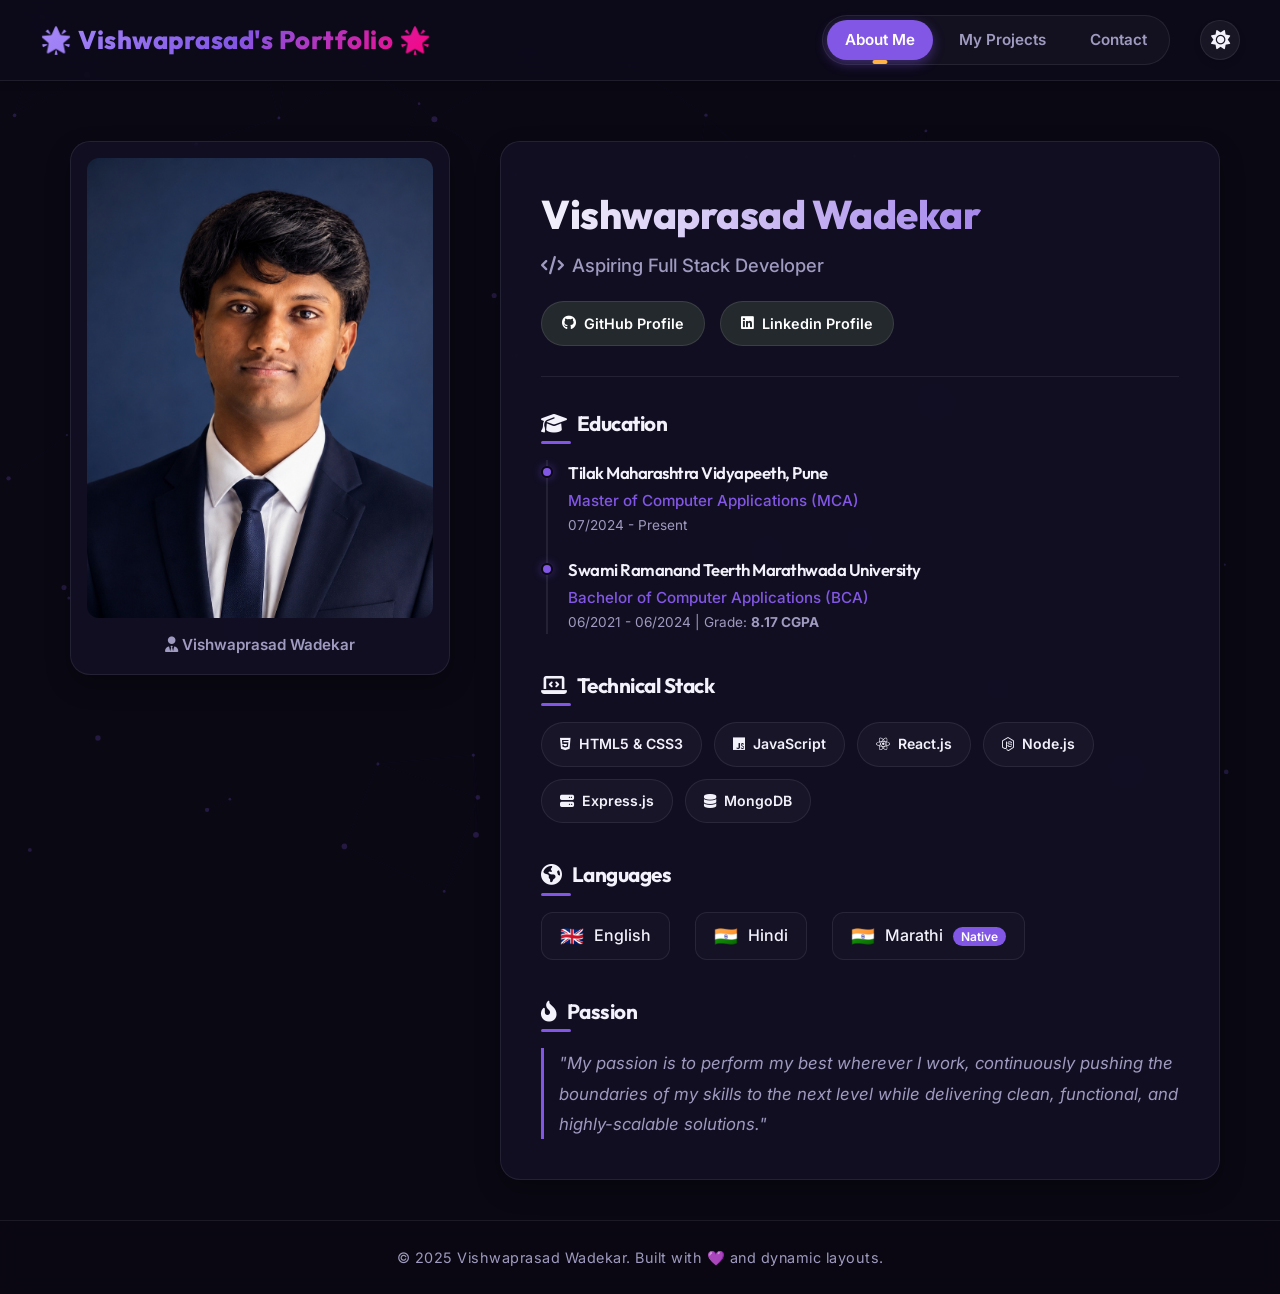
<file: index.html>
<!DOCTYPE html>
<html lang="en">
<head>
  <meta charset="UTF-8" />
  <meta name="viewport" content="width=device-width, initial-scale=1" />
  <title>Vishwa's Portfolio - About Me</title>
  <link rel="stylesheet" href="vishwa-style.css" />
</head>
<body>

  <!-- Direct Load Redirect Script -->
  <script>
    if (window.self === window.top) {
      window.location.href = 'base.html#/about';
    }
  </script>

  <!-- About Me Page Content -->
  <main class="vishwa-main">
    <div class="about-grid">
      
      <!-- Left Column: Profile Image -->
      <section class="profile-gallery-sec">
        <div class="about-gallery">
          <figure class="profile-frame">
            <div class="image-wrapper">

              <!-- Normal Image -->
              <img
                src="img/vishwa_portfolio.png"
                alt="Vishwaprasad Wadekar"
                class="profile-img default-img"
              />

              <!-- Anime Image -->
              <img
                src="img/vishwas_portfolio_anime.png"
                alt="Anime Version"
                class="profile-img anime-img"
              />

              <!-- Hover Text -->
              <div class="hover-text">
                Until I Die I Have Infinite Chances
              </div>

            </div>

            <figcaption>
              <i class="fa-solid fa-user-tie"></i>
              Vishwaprasad Wadekar
            </figcaption>
          </figure>
        </div>
      </section>

      <!-- Right Column: About Details Card -->
      <section class="about-details-sec">
        <div class="glass-card about-card-content">
          
          <!-- Name Header -->
          <div class="about-header">
            <h2 class="developer-name">Vishwaprasad Wadekar</h2>
            <p class="developer-subtitle"><i class="fa-solid fa-code"></i> Aspiring Full Stack Developer</p>
            
            <div class="social-links">
              <a href="https://github.com/Vishwaprasad7" target="_blank" class="social-btn github-btn">
                <i class="fa-brands fa-github"></i> GitHub Profile
              </a>
               <a href="https://linkedin.com/in/vishwaprasad-wadekar" target="_blank" class="social-btn github-btn">
                <i class="fa-brands fa-linkedin"></i> Linkedin Profile
              </a>
            </div>
          </div>

          <hr class="separator">

          <!-- Education Section -->
          <div class="about-sub-section">
            <h3 class="sec-title"><i class="fa-solid fa-graduation-cap"></i> Education</h3>
            <div class="education-block">
              <div class="edu-item">
                <div class="edu-dot"></div>
                <div class="edu-info">
                  <h4>Tilak Maharashtra Vidyapeeth, Pune</h4>
                  <p class="edu-degree">Master of Computer Applications (MCA)</p>
                  <p class="edu-date">07/2024 - Present</p>
                </div>
              </div>
              <div class="edu-item">
                <div class="edu-dot"></div>
                <div class="edu-info">
                  <h4>Swami Ramanand Teerth Marathwada University</h4>
                  <p class="edu-degree">Bachelor of Computer Applications (BCA)</p>
                  <p class="edu-date">06/2021 - 06/2024 | Grade: <strong>8.17 CGPA</strong></p>
                </div>
              </div>
            </div>
          </div>

          <!-- Technical Skills Section -->
          <div class="about-sub-section">
            <h3 class="sec-title"><i class="fa-solid fa-laptop-code"></i> Technical Stack</h3>
            <div class="skills-grid">
              <span class="skill-tag html-css"><i class="fa-brands fa-html5"></i> HTML5 & CSS3</span>
              <span class="skill-tag js-tag"><i class="fa-brands fa-js"></i> JavaScript</span>
              <span class="skill-tag react-tag"><i class="fa-brands fa-react"></i> React.js</span>
              <span class="skill-tag node-tag"><i class="fa-brands fa-node-js"></i> Node.js</span>
              <span class="skill-tag express-tag"><i class="fa-solid fa-server"></i> Express.js</span>
              <span class="skill-tag mongo-tag"><i class="fa-solid fa-database"></i> MongoDB</span>
            </div>
          </div>

          <!-- Languages Section -->
          <div class="about-sub-section">
            <h3 class="sec-title"><i class="fa-solid fa-earth-americas"></i> Languages</h3>
            <div class="languages-list">
              <div class="lang-item">
                <span class="lang-flag">🇬🇧</span>
                <span class="lang-name">English</span>
              </div>
              <div class="lang-item">
                <span class="lang-flag">🇮🇳</span>
                <span class="lang-name">Hindi</span>
              </div>
              <div class="lang-item">
                <span class="lang-flag">🇮🇳</span>
                <span class="lang-name">Marathi <span class="native-badge">Native</span></span>
              </div>
            </div>
          </div>

          <!-- Passion Section -->
          <div class="about-sub-section">
            <h3 class="sec-title"><i class="fa-solid fa-fire-flame-curved"></i> Passion</h3>
            <p class="passion-text">
              "My passion is to perform my best wherever I work, continuously pushing the boundaries of my skills to the next level while delivering clean, functional, and highly-scalable solutions."
            </p>
          </div>

        </div>
      </section>

    </div>
  </main>

  <style>
    /* Page Specific CSS for index.html */
    .about-grid {
      display: grid;
      grid-template-columns: 1fr 1.8fr;
      gap: 40px;
      align-items: start;
      margin-top: 20px;
    }

    /* Left Column Styling */
    .about-gallery {
      display: flex;
      justify-content: center;
    }

    .profile-frame {
      background: var(--bg-card);
      backdrop-filter: blur(12px);
      -webkit-backdrop-filter: blur(12px);
      border: 1px solid var(--border-color);
      padding: 16px;
      border-radius: 20px;
      box-shadow: var(--shadow-md);
      transition: all var(--transition-speed) ease;
      overflow: hidden;
      animation: float 6s ease-in-out infinite;
      width: 100%;
      max-width: 380px;
    }

    .profile-frame:hover {
      transform: translateY(-8px) scale(1.02);
      border-color: var(--border-hover);
      box-shadow: var(--shadow-lg), var(--shadow-glow);
    }

    .image-wrapper {
      width: 100%;
      border-radius: 12px;
      overflow: hidden;
      height: 460px;
    }

    .profile-img {
      width: 100%;
      height: 100%;
      object-fit: cover;
      transition: transform 0.8s cubic-bezier(0.165, 0.84, 0.44, 1);
    }

    .profile-frame:hover .profile-img {
      transform: scale(1.05);
    }

    .profile-frame figcaption {
      text-align: center;
      margin-top: 15px;
      font-size: 0.95rem;
      font-weight: 600;
      color: var(--text-secondary);
    }

    /* Right Column Styling */
    .about-card-content {
      padding: 40px;
    }

    .developer-name {
      font-size: 2.5em;
      font-weight: 800;
      margin-bottom: 5px;
      background: linear-gradient(90deg, var(--text-primary), var(--accent-primary));
      -webkit-background-clip: text;
      -webkit-text-fill-color: transparent;
      background-clip: text;
    }

    .developer-subtitle {
      font-size: 1.15em;
      color: var(--text-secondary);
      font-weight: 500;
      margin-bottom: 20px;
      display: flex;
      align-items: center;
      gap: 8px;
    }

    .social-links {
      display: flex;
      gap: 15px;
      margin-top: 15px;
    }

    .social-btn {
      display: inline-flex;
      align-items: center;
      gap: 8px;
      padding: 10px 20px;
      border-radius: 30px;
      font-weight: 600;
      font-size: 0.9rem;
      text-decoration: none;
      transition: all 0.3s ease;
      cursor: pointer;
    }

    .github-btn {
      background: #24292e;
      color: #fff;
      border: 1px solid rgba(255,255,255,0.1);
    }

    .github-btn:hover {
      background: #333;
      transform: translateY(-2px);
      box-shadow: 0 5px 15px rgba(0,0,0,0.3);
    }

    .separator {
      border: none;
      height: 1px;
      background: var(--border-color);
      margin: 30px 0;
    }

    .about-sub-section {
      margin-bottom: 35px;
    }

    .about-sub-section:last-child {
      margin-bottom: 0;
    }

    .sec-title {
      font-size: 1.3em;
      color: var(--text-primary);
      margin-bottom: 20px;
      display: flex;
      align-items: center;
      gap: 10px;
      position: relative;
    }

    .sec-title::after {
      content: '';
      position: absolute;
      bottom: -4px;
      left: 0;
      width: 30px;
      height: 3px;
      background: var(--accent-primary);
      border-radius: 2px;
    }

    /* Education styling */
    .education-block {
      display: flex;
      flex-direction: column;
      gap: 20px;
      border-left: 2px solid var(--border-color);
      padding-left: 20px;
      margin-left: 5px;
    }

    .edu-item {
      position: relative;
    }

    .edu-dot {
      position: absolute;
      left: -27px;
      top: 6px;
      width: 12px;
      height: 12px;
      border-radius: 50%;
      background: var(--accent-primary);
      border: 2px solid var(--bg-primary);
      box-shadow: 0 0 8px var(--accent-glow);
    }

    .edu-info h4 {
      font-size: 1.05rem;
      font-weight: 600;
      color: var(--text-primary);
    }

    .edu-degree {
      font-size: 0.95rem;
      color: var(--accent-primary);
      font-weight: 500;
      margin: 2px 0;
    }

    .edu-date {
      font-size: 0.85rem;
      color: var(--text-secondary);
    }

    /* Skills styling */
    .skills-grid {
      display: flex;
      flex-wrap: wrap;
      gap: 12px;
    }

    .skill-tag {
      display: flex;
      align-items: center;
      gap: 8px;
      background: rgba(255, 255, 255, 0.03);
      border: 1px solid var(--border-color);
      color: var(--text-primary);
      padding: 10px 18px;
      border-radius: 30px;
      font-weight: 600;
      font-size: 0.88rem;
      transition: all 0.3s ease;
    }

    .skill-tag:hover {
      transform: translateY(-3px) scale(1.03);
      background: var(--accent-primary);
      border-color: var(--accent-primary);
      color: #fff;
      box-shadow: 0 4px 12px var(--accent-glow);
    }

    /* Languages styling */
    .languages-list {
      display: flex;
      gap: 25px;
      flex-wrap: wrap;
    }

    .lang-item {
      display: flex;
      align-items: center;
      gap: 10px;
      background: rgba(255,255,255,0.02);
      border: 1px solid var(--border-color);
      padding: 8px 18px;
      border-radius: 12px;
      font-weight: 500;
    }

    .lang-flag {
      font-size: 1.2rem;
    }

    .native-badge {
      font-size: 0.75rem;
      background: var(--accent-primary);
      color: #fff;
      padding: 2px 8px;
      border-radius: 10px;
      margin-left: 6px;
      font-weight: 600;
    }

    /* Passion text */
    .passion-text {
      font-style: italic;
      color: var(--text-secondary);
      font-size: 1.05rem;
      line-height: 1.8;
      border-left: 3px solid var(--accent-primary);
      padding-left: 15px;
    }

    /* Responsiveness */
    @media (max-width: 850px) {
      .about-grid {
        grid-template-columns: 1fr;
        gap: 30px;
      }
      
      .about-gallery {
        justify-content: center;
      }

      .profile-frame {
        max-width: 360px;
      }

      .image-wrapper {
        height: 420px;
      }
    }

    @media (max-width: 600px) {
      .profile-frame {
        max-width: 300px;
      }

      .image-wrapper {
        height: 350px;
      }

      .about-card-content {
        padding: 20px;
      }

      .developer-name {
        font-size: 1.8em;
      }
    }
  </style>

</body>
</html>
</file>
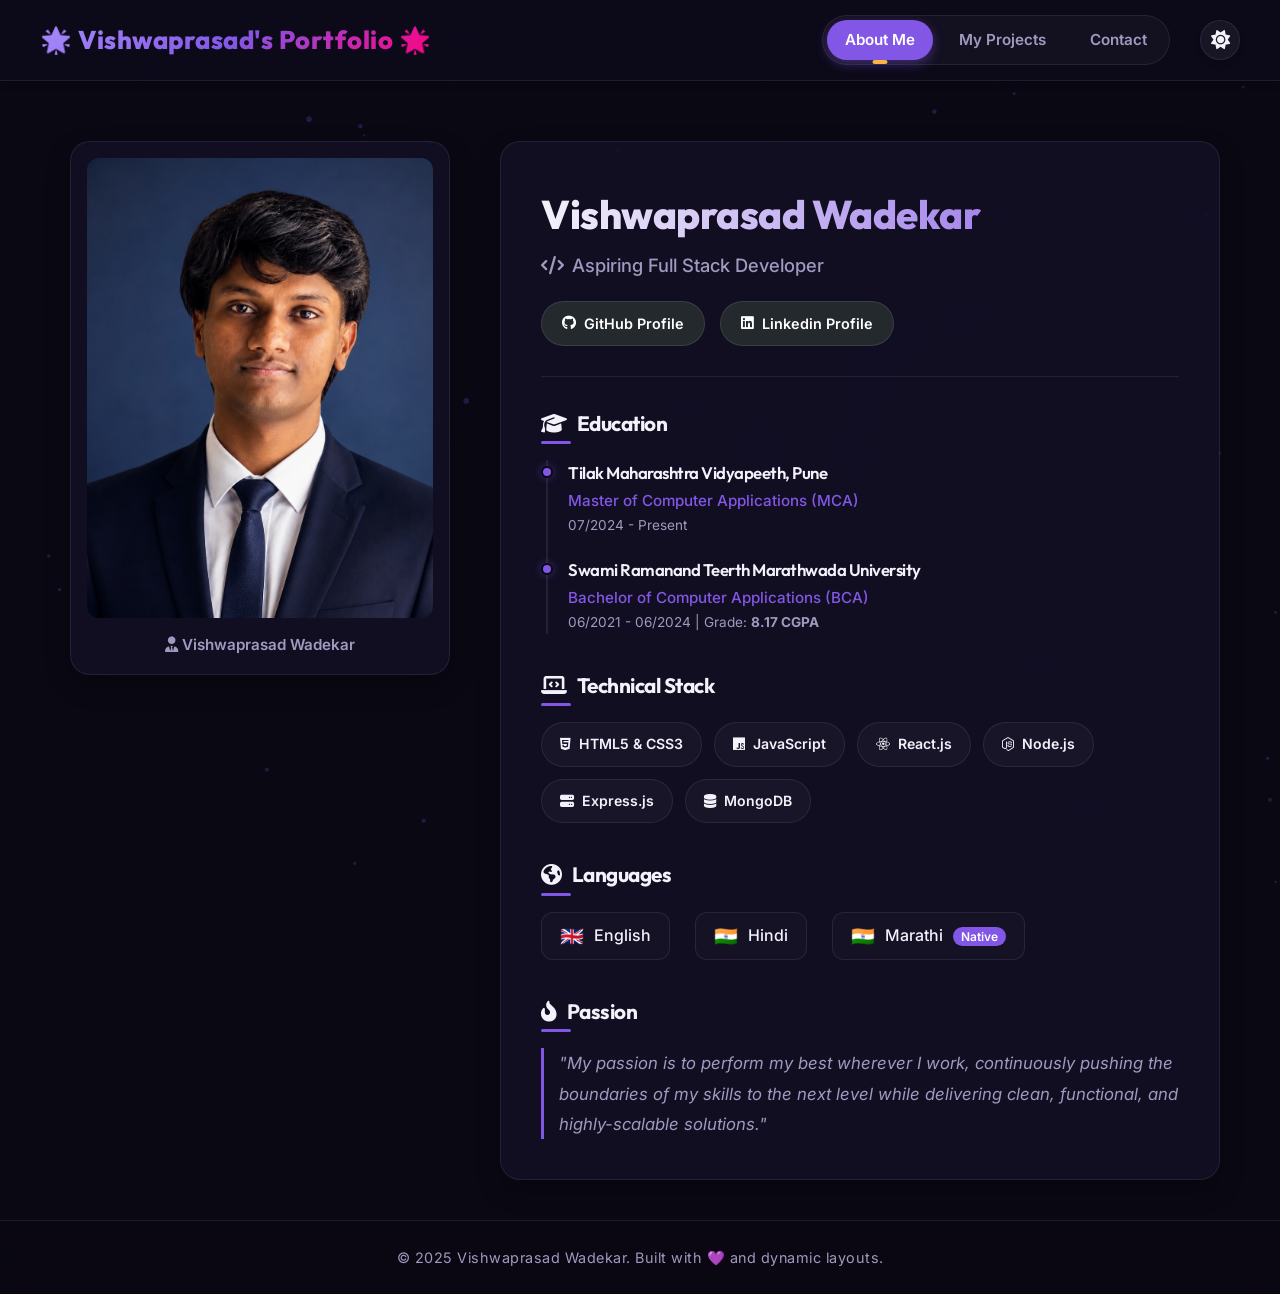
<file: base.html>
<!DOCTYPE html>
<html lang="en">
<head>
  <meta charset="UTF-8" />
  <meta name="viewport" content="width=device-width, initial-scale=1.0" />
  <title>Vishwaprasad's Portfolio</title>
  
  <!-- FontAwesome Icons -->
  <link rel="stylesheet" href="https://cdnjs.cloudflare.com/ajax/libs/font-awesome/6.4.0/css/all.min.css" />
  
  <!-- Global Stylesheet -->
  <link rel="stylesheet" href="vishwa-style.css" />
</head>
<body>

  <!-- Dynamic Particle Background -->
  <canvas id="particles-canvas"></canvas>

  <!-- Global Header -->
  <header class="vishwa-header">
    <div class="header-brand">
      <h1 class="vishwa-title">🌟 Vishwaprasad's Portfolio 🌟</h1>
    </div>

    <!-- Navigation Menu -->
    <nav class="vishwa-nav">
      <ul>
        <li><a href="#/about" class="vishwa-active">About Me</a></li>
        <li><a href="#/projects">My Projects</a></li>
        <li><a href="#/contact">Contact</a></li>
      </ul>
      
      <!-- Theme Switch Toggle -->
      <button id="theme-toggle" class="theme-toggle-btn" aria-label="Toggle light/dark theme">
        <i class="fas fa-sun"></i>
      </button>
    </nav>
  </header>

  <!-- Dynamic Page Content Area -->
  <main class="vishwa-main">
    <div id="content-area">
      <!-- Dynamic pages will be loaded here -->
    </div>
  </main>

  <!-- Global Footer -->
  <footer class="vishwa-footer">
    <p>© 2025 Vishwaprasad Wadekar. Built with <span>💜</span> and dynamic layouts.</p>
  </footer>

  <!-- Background Particle Animation Script -->
  <script>
    (function() {
      const canvas = document.getElementById('particles-canvas');
      if (!canvas) return;
      
      const ctx = canvas.getContext('2d');
      let particles = [];
      let width = canvas.width = window.innerWidth;
      let height = canvas.height = window.innerHeight;

      // Handle Resize
      window.addEventListener('resize', () => {
        width = canvas.width = window.innerWidth;
        height = canvas.height = window.innerHeight;
      });

      class Particle {
        constructor() {
          this.x = Math.random() * width;
          this.y = Math.random() * height;
          this.vx = (Math.random() - 0.5) * 0.5;
          this.vy = (Math.random() - 0.5) * 0.5;
          this.radius = Math.random() * 2 + 1;
        }

        update() {
          this.x += this.vx;
          this.y += this.vy;

          if (this.x < 0 || this.x > width) this.vx *= -1;
          if (this.y < 0 || this.y > height) this.vy *= -1;
        }

        draw() {
          const isLight = document.documentElement.classList.contains('light-theme');
          ctx.fillStyle = isLight ? 'rgba(108, 60, 224, 0.15)' : 'rgba(130, 87, 229, 0.22)';
          ctx.beginPath();
          ctx.arc(this.x, this.y, this.radius, 0, Math.PI * 2);
          ctx.fill();
        }
      }

      // Initialize Particles
      const particleCount = Math.min(80, Math.floor((width * height) / 15000));
      for (let i = 0; i < particleCount; i++) {
        particles.push(new Particle());
      }

      function animate() {
        ctx.clearRect(0, 0, width, height);
        
        const isLight = document.documentElement.classList.contains('light-theme');
        const lineColor = isLight ? 'rgba(108, 60, 224, 0.04)' : 'rgba(130, 87, 229, 0.06)';
        
        particles.forEach(p => {
          p.update();
          p.draw();
        });

        // Draw connections
        for (let i = 0; i < particles.length; i++) {
          for (let j = i + 1; j < particles.length; j++) {
            const dx = particles[i].x - particles[j].x;
            const dy = particles[i].y - particles[j].y;
            const dist = Math.sqrt(dx * dx + dy * dy);
            
            if (dist < 110) {
              ctx.strokeStyle = lineColor;
              ctx.lineWidth = 0.5;
              ctx.beginPath();
              ctx.moveTo(particles[i].x, particles[i].y);
              ctx.lineTo(particles[j].x, particles[j].y);
              ctx.stroke();
            }
          }
        }
        
        requestAnimationFrame(animate);
      }

      animate();
    })();
  </script>

  <!-- Router Initialization -->
  <script src="router.js"></script>

</body>
</html>
</file>
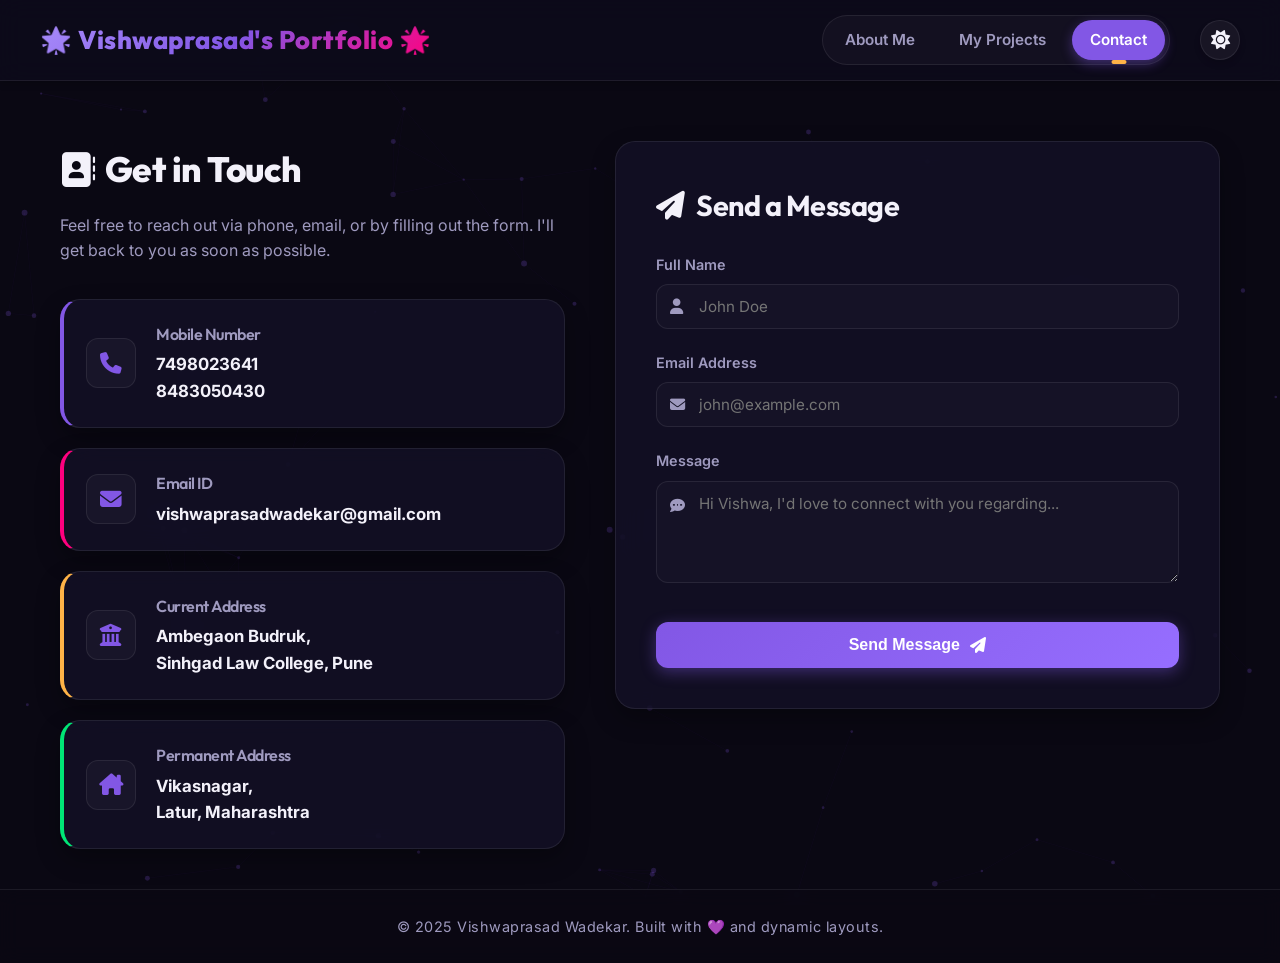
<file: contact.html>
<!DOCTYPE html>
<html lang="en">
<head>
  <meta charset="UTF-8" />
  <meta name="viewport" content="width=device-width, initial-scale=1" />
  <title>Vishwa's Portfolio - Contact Me</title>
  <link rel="stylesheet" href="vishwa-style.css" />
</head>
<body>

  <!-- Direct Load Redirect Script -->
  <script>
    if (window.self === window.top) {
      window.location.href = 'base.html#/contact';
    }
  </script>

  <!-- Contact Page Content -->
  <main class="vishwa-main">
    <div class="contact-grid">
      
      <!-- Left Column: Contact Cards -->
      <section class="contact-info-sec">
        <h2 class="contact-title"><i class="fa-solid fa-address-book"></i> Get in Touch</h2>
        <p class="contact-subtitle">Feel free to reach out via phone, email, or by filling out the form. I'll get back to you as soon as possible.</p>
        
        <div class="contact-cards-container">
          
          <div class="glass-card contact-card border-phone">
            <div class="contact-card-icon"><i class="fa-solid fa-phone"></i></div>
            <div class="contact-card-details">
              <h3>Mobile Number</h3>
              <p>7498023641</p>
              <p>8483050430</p>
            </div>
          </div>

          <div class="glass-card contact-card border-email">
            <div class="contact-card-icon"><i class="fa-solid fa-envelope"></i></div>
            <div class="contact-card-details">
              <h3>Email ID</h3>
              <p class="email-text">vishwaprasadwadekar@gmail.com</p>
            </div>
          </div>

          <div class="glass-card contact-card border-address">
            <div class="contact-card-icon"><i class="fa-solid fa-building-columns"></i></div>
            <div class="contact-card-details">
              <h3>Current Address</h3>
              <p>Ambegaon Budruk,</p>
              <p>Sinhgad Law College, Pune</p>
            </div>
          </div>

          <div class="glass-card contact-card border-home">
            <div class="contact-card-icon"><i class="fa-solid fa-house-chimney"></i></div>
            <div class="contact-card-details">
              <h3>Permanent Address</h3>
              <p>Vikasnagar,</p>
              <p>Latur, Maharashtra</p>
            </div>
          </div>

        </div>
      </section>

      <!-- Right Column: Contact Form -->
      <section class="contact-form-sec">
        <div class="glass-card contact-form-card">
          <h2><i class="fa-solid fa-paper-plane"></i> Send a Message</h2>
          
          <form id="vishwaForm" class="vishwa-form">
            <div class="form-group">
              <label for="vishwaName">Full Name</label>
              <div class="input-wrapper">
                <i class="fa-solid fa-user input-icon"></i>
                <input type="text" id="vishwaName" name="vishwaName" required minlength="3" placeholder="John Doe">
              </div>
            </div>

            <div class="form-group">
              <label for="vishwaEmail">Email Address</label>
              <div class="input-wrapper">
                <i class="fa-solid fa-envelope input-icon"></i>
                <input type="email" id="vishwaEmail" name="vishwaEmail" required placeholder="john@example.com">
              </div>
            </div>

            <div class="form-group">
              <label for="vishwaMessage">Message</label>
              <div class="input-wrapper">
                <i class="fa-solid fa-comment-dots textarea-icon"></i>
                <textarea id="vishwaMessage" name="vishwaMessage" rows="4" required minlength="10" placeholder="Hi Vishwa, I'd love to connect with you regarding..."></textarea>
              </div>
            </div>

            <button type="submit" class="vishwa-btn submit-btn">
              <span>Send Message</span> <i class="fa-solid fa-paper-plane"></i>
            </button>
          </form>
        </div>
      </section>

    </div>
  </main>

  <!-- Page specific Styles -->
  <style>
    /* Page Specific CSS for contact.html */
    .contact-grid {
      display: grid;
      grid-template-columns: 1fr 1.2fr;
      gap: 50px;
      align-items: start;
      margin-top: 20px;
    }

    .contact-title {
      font-size: 2.2em;
      font-weight: 800;
      color: var(--text-primary);
      margin-bottom: 15px;
      display: flex;
      align-items: center;
      gap: 10px;
    }

    .contact-subtitle {
      color: var(--text-secondary);
      font-size: 1rem;
      line-height: 1.6;
      margin-bottom: 35px;
    }

    /* Contact Info Cards */
    .contact-cards-container {
      display: flex;
      flex-direction: column;
      gap: 20px;
    }

    .contact-card {
      display: flex;
      align-items: center;
      gap: 20px;
      padding: 22px;
      border-left: 4px solid var(--border-color);
    }

    .contact-card:hover {
      transform: translateX(5px);
    }

    .border-phone { border-left-color: var(--accent-primary); }
    .border-email { border-left-color: var(--accent-secondary); }
    .border-address { border-left-color: #ffb347; }
    .border-home { border-left-color: #00e676; }

    .contact-card-icon {
      width: 50px;
      height: 50px;
      border-radius: 12px;
      background: rgba(255, 255, 255, 0.03);
      border: 1px solid var(--border-color);
      display: flex;
      align-items: center;
      justify-content: center;
      color: var(--accent-primary);
      font-size: 1.35rem;
      flex-shrink: 0;
      transition: all 0.3s ease;
    }

    .border-phone:hover .contact-card-icon { background: var(--accent-primary); color: #fff; }
    .border-email:hover .contact-card-icon { background: var(--accent-secondary); color: #fff; }
    .border-address:hover .contact-card-icon { background: #ffb347; color: #fff; }
    .border-home:hover .contact-card-icon { background: #00e676; color: #fff; }

    .contact-card-details h3 {
      font-size: 1rem;
      font-weight: 600;
      color: var(--text-secondary);
      margin-bottom: 4px;
    }

    .contact-card-details p {
      font-size: 1.05rem;
      font-weight: 700;
      color: var(--text-primary);
    }

    .email-text {
      word-break: break-all;
    }

    /* Contact Form card */
    .contact-form-card {
      padding: 40px;
    }

    .contact-form-card h2 {
      font-size: 1.8em;
      margin-bottom: 25px;
      display: flex;
      align-items: center;
      gap: 12px;
    }

    .vishwa-form {
      display: flex;
      flex-direction: column;
      gap: 22px;
    }

    .form-group {
      display: flex;
      flex-direction: column;
      gap: 8px;
    }

    .form-group label {
      font-size: 0.9rem;
      font-weight: 600;
      color: var(--text-secondary);
    }

    .input-wrapper {
      position: relative;
      width: 100%;
    }

    .input-icon, .textarea-icon {
      position: absolute;
      left: 14px;
      top: 15px;
      color: var(--text-secondary);
      pointer-events: none;
      font-size: 0.95rem;
    }

    .textarea-icon {
      top: 17px;
    }

    .vishwa-form input,
    .vishwa-form textarea {
      width: 100%;
      background: rgba(255, 255, 255, 0.02);
      border: 1px solid var(--border-color);
      border-radius: 12px;
      padding: 12px 15px 12px 42px;
      font-size: 0.95rem;
      color: var(--text-primary);
      transition: all 0.3s ease;
      box-sizing: border-box;
      font-family: inherit;
    }

    .vishwa-form input:focus,
    .vishwa-form textarea:focus {
      outline: none;
      background: rgba(255, 255, 255, 0.05);
      border-color: var(--accent-primary);
      box-shadow: var(--shadow-glow);
    }

    .vishwa-form textarea {
      resize: vertical;
    }

    /* Submit Button styling */
    .submit-btn {
      background: linear-gradient(135deg, var(--accent-primary), var(--accent-hover));
      color: white;
      padding: 14px;
      border: none;
      border-radius: 12px;
      cursor: pointer;
      font-size: 1rem;
      font-weight: 700;
      display: inline-flex;
      align-items: center;
      justify-content: center;
      gap: 10px;
      box-shadow: 0 4px 15px var(--accent-glow);
      transition: all 0.3s ease;
      width: 100%;
      margin-top: 10px;
    }

    .submit-btn:hover {
      transform: translateY(-2px);
      box-shadow: 0 6px 20px var(--accent-glow);
      opacity: 0.95;
    }

    .submit-btn:disabled {
      opacity: 0.65;
      cursor: not-allowed;
      transform: none;
    }

    @media (max-width: 850px) {
      .contact-grid {
        grid-template-columns: 1fr;
        gap: 40px;
      }
    }
  </style>

  <!-- Page Script for Form Handler -->
  <script>
    (function() {
      const form = document.getElementById("vishwaForm");
      if (!form) return;

      form.addEventListener("submit", async (e) => {
        e.preventDefault();
        
        const btn = form.querySelector('.submit-btn');
        if (!btn || btn.disabled) return;
        
        const originalText = btn.innerHTML;
        btn.innerHTML = `<span>Sending...</span> <i class="fas fa-spinner fa-spin"></i>`;
        btn.disabled = true;

        const data = {
          vishwaName: document.getElementById("vishwaName").value,
          vishwaEmail: document.getElementById("vishwaEmail").value,
          vishwaMessage: document.getElementById("vishwaMessage").value,
        };

        try {
          const response = await fetch("/send-message", {
            method: "POST",
            headers: { "Content-Type": "application/json" },
            body: JSON.stringify(data),
          });

          // If a proper response is received
          const result = await response.json();
          if (window.vishwaToast) {
            window.vishwaToast(result.message || 'Message sent successfully!', 'success');
          } else {
            alert(result.message || 'Message sent successfully!');
          }
          form.reset();
        } catch (error) {
          console.warn('Network submit fallback (static file server):', error);
          
          // Fallback simulation: since this is a static site without a default server routing for POST /send-message
          // We show a beautiful success toast so the frontend experience is completely flawless.
          setTimeout(() => {
            if (window.vishwaToast) {
              window.vishwaToast(`Thanks, ${data.vishwaName}! Message sent successfully.`, 'success');
            } else {
              alert(`Thanks, ${data.vishwaName}! Message sent successfully.`);
            }
            form.reset();
            btn.innerHTML = originalText;
            btn.disabled = false;
          }, 800);
          return;
        }

        btn.innerHTML = originalText;
        btn.disabled = false;
      });
    })();
  </script>

</body>
</html>
</file>
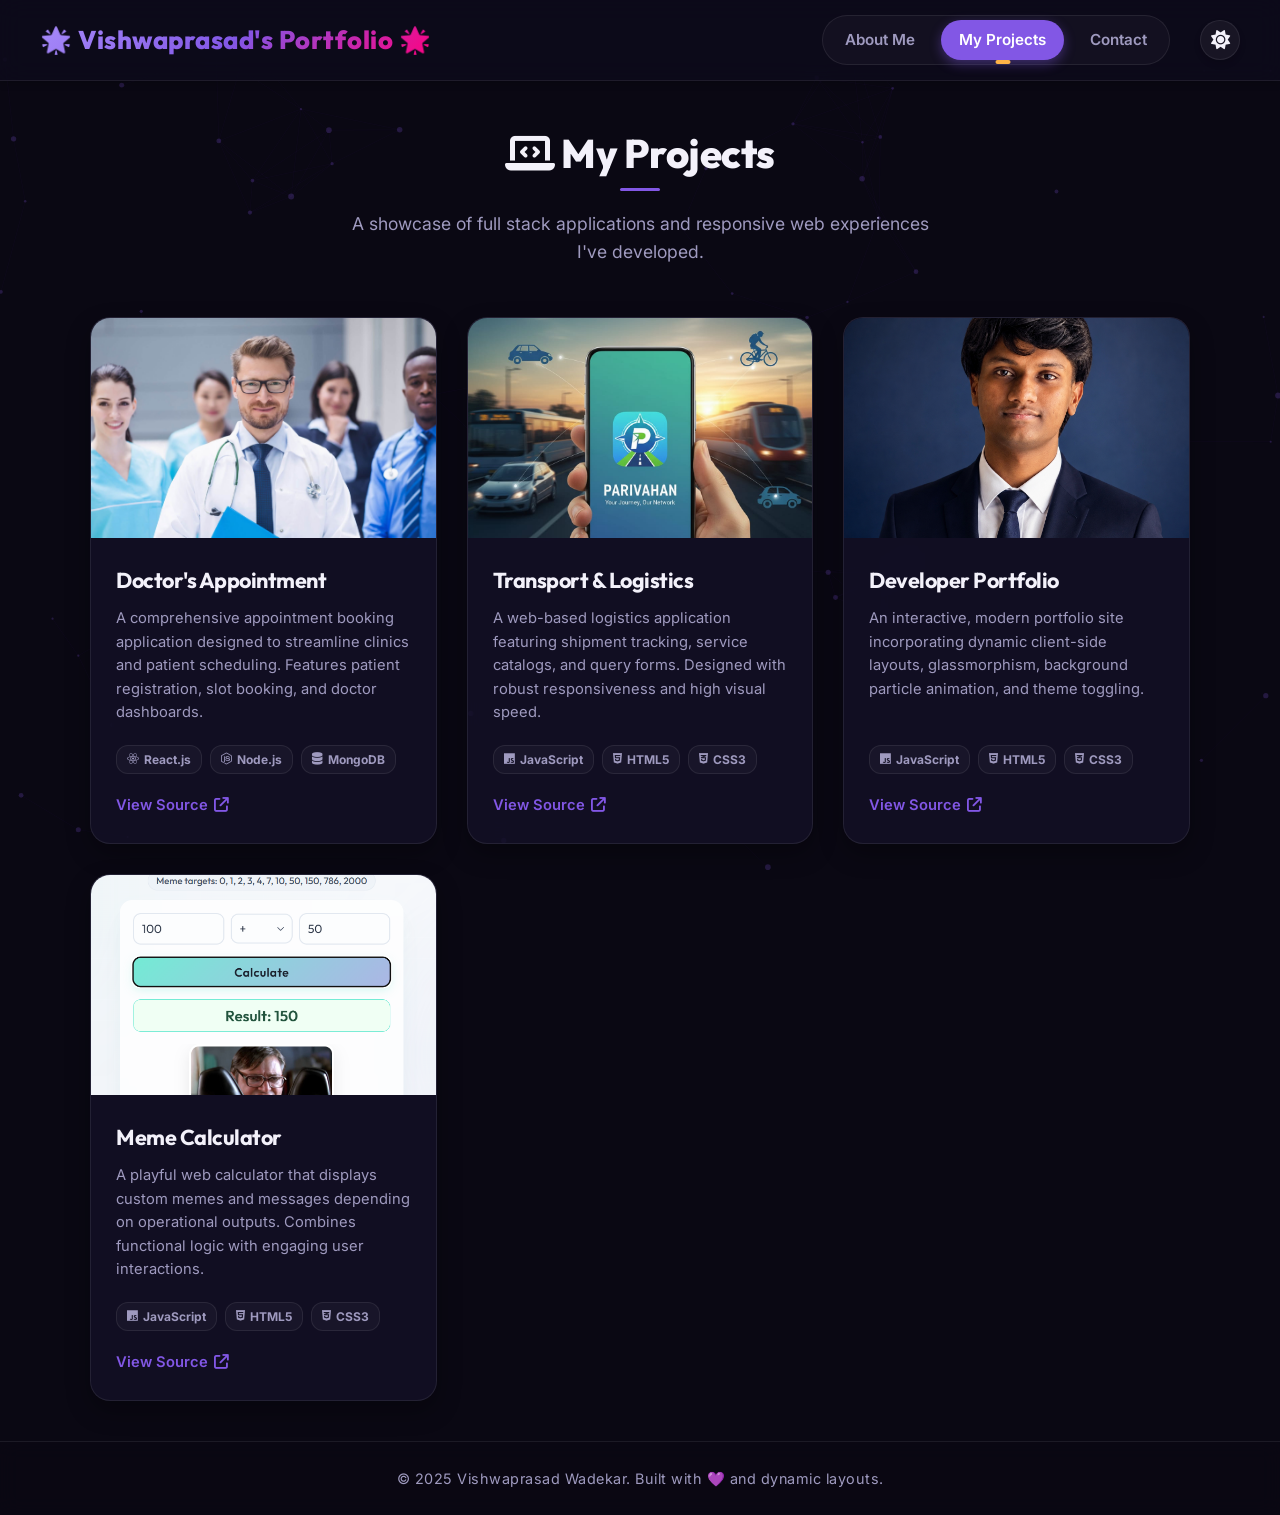
<file: projects.html>
<!DOCTYPE html>
<html lang="en">
<head>
  <meta charset="UTF-8" />
  <meta name="viewport" content="width=device-width, initial-scale=1" />
  <title>Vishwa's Portfolio - My Projects</title>
  <link rel="stylesheet" href="vishwa-style.css" />
</head>
<body>

  <!-- Direct Load Redirect Script -->
  <script>
    if (window.self === window.top) {
      window.location.href = 'base.html#/projects';
    }
  </script>

  <!-- Projects Page Content -->
  <main class="vishwa-main">
    <section class="projects-section">
      <div class="section-header">
        <h2 class="projects-title"><i class="fa-solid fa-laptop-code"></i> My Projects</h2>
        <p class="projects-subtitle">A showcase of full stack applications and responsive web experiences I've developed.</p>
      </div>

      <!-- Projects Grid -->
      <div class="projects-grid">
        
        <!-- Project 1: Doctor's Appointment -->
        <article class="glass-card project-card">
          <div class="project-img-wrapper">
            <img src="img/doctor_appointment.jpg" alt="Doctor's Appointment App" class="project-img">
            <div class="project-overlay">
              <span class="view-details">Full Stack App</span>
            </div>
          </div>
          <div class="project-content">
            <h3 class="project-card-title">Doctor's Appointment</h3>
            <p class="project-desc">
              A comprehensive appointment booking application designed to streamline clinics and patient scheduling. Features patient registration, slot booking, and doctor dashboards.
            </p>
            <div class="project-tech">
              <span class="tech-badge react"><i class="fa-brands fa-react"></i> React.js</span>
              <span class="tech-badge node"><i class="fa-brands fa-node-js"></i> Node.js</span>
              <span class="tech-badge mongo"><i class="fa-solid fa-database"></i> MongoDB</span>
            </div>
            <a href="https://github.com/Vishwaprasad7/Doctor-s-Appointment-booking-system" target="_blank" class="project-link">
              View Source <i class="fa-solid fa-arrow-up-right-from-square"></i>
            </a>
          </div>
        </article>

        <!-- Project 2: Transport Website -->
        <article class="glass-card project-card">
          <div class="project-img-wrapper">
            <img src="img/parivahaan.jpg" alt="Transport Website" class="project-img">
            <div class="project-overlay">
              <span class="view-details">Logistics & Shipping</span>
            </div>
          </div>
          <div class="project-content">
            <h3 class="project-card-title">Transport & Logistics</h3>
            <p class="project-desc">
              A web-based logistics application featuring shipment tracking, service catalogs, and query forms. Designed with robust responsiveness and high visual speed.
            </p>
            <div class="project-tech">
              <span class="tech-badge js"><i class="fa-brands fa-js"></i> JavaScript</span>
              <span class="tech-badge html"><i class="fa-brands fa-html5"></i> HTML5</span>
              <span class="tech-badge css"><i class="fa-brands fa-css3-alt"></i> CSS3</span>
            </div>
            <a href="https://github.com/Vishwaprasad7/parivahan-system" target="_blank" class="project-link">
              View Source <i class="fa-solid fa-arrow-up-right-from-square"></i>
            </a>
          </div>
        </article>

        <!-- Project 3: Portfolio Website -->
        <article class="glass-card project-card clickable-card" onclick="window.open('https://vishwaprasadportfolio.netlify.app/', '_blank')">
          <div class="project-img-wrapper">
            <img src="img/vishwa_portfolio.png" alt="Portfolio Website" class="project-img">
            <div class="project-overlay">
              <span class="view-details">View Live Site <i class="fa-solid fa-up-right-from-square"></i></span>
            </div>
          </div>
          <div class="project-content">
            <h3 class="project-card-title">Developer Portfolio</h3>
            <p class="project-desc">
              An interactive, modern portfolio site incorporating dynamic client-side layouts, glassmorphism, background particle animation, and theme toggling.
            </p>
            <div class="project-tech">
              <span class="tech-badge js"><i class="fa-brands fa-js"></i> JavaScript</span>
              <span class="tech-badge html"><i class="fa-brands fa-html5"></i> HTML5</span>
              <span class="tech-badge css"><i class="fa-brands fa-css3-alt"></i> CSS3</span>
            </div>
            <a href="https://github.com/Vishwaprasad7/vishwaprasadportfolio" target="_blank" class="project-link" onclick="event.stopPropagation();">
              View Source <i class="fa-solid fa-arrow-up-right-from-square"></i>
            </a>
          </div>
        </article>

        <!-- Project 4: Meme Calculator -->
        <article class="glass-card project-card clickable-card" onclick="window.open('https://memecal.netlify.app/', '_blank')">
          <div class="project-img-wrapper">
            <img src="img/meme_calc.png" alt="Meme calculator" class="project-img">
            <div class="project-overlay">
              <span class="view-details">View Live Site <i class="fa-solid fa-up-right-from-square"></i></span>
            </div>
          </div>
          <div class="project-content">
            <h3 class="project-card-title">Meme Calculator</h3>
            <p class="project-desc">
              A playful web calculator that displays custom memes and messages depending on operational outputs. Combines functional logic with engaging user interactions.
            </p>
            <div class="project-tech">
              <span class="tech-badge js"><i class="fa-brands fa-js"></i> JavaScript</span>
              <span class="tech-badge html"><i class="fa-brands fa-html5"></i> HTML5</span>
              <span class="tech-badge css"><i class="fa-brands fa-css3-alt"></i> CSS3</span>
            </div>
            <a href="https://github.com/Vishwaprasad7/meme-calculator" target="_blank" class="project-link" onclick="event.stopPropagation();">
              View Source <i class="fa-solid fa-arrow-up-right-from-square"></i>
            </a>
          </div>
        </article>

      </div>
    </section>
  </main>

  <style>
    /* Page Specific CSS for projects.html */
    .section-header {
      text-align: center;
      margin-bottom: 50px;
    }

    .projects-title {
      font-size: 2.5em;
      font-weight: 800;
      color: var(--text-primary);
      margin-bottom: 10px;
      display: inline-block;
      position: relative;
    }

    .projects-title::after {
      content: '';
      position: absolute;
      bottom: -6px;
      left: 50%;
      transform: translateX(-50%);
      width: 40px;
      height: 3px;
      background: var(--accent-primary);
      border-radius: 2px;
    }

    .projects-subtitle {
      color: var(--text-secondary);
      font-size: 1.1rem;
      max-width: 600px;
      margin: 15px auto 0;
    }

    /* Projects Grid layout */
    .projects-grid {
      display: grid;
      grid-template-columns: repeat(auto-fit, minmax(280px, 1fr));
      gap: 30px;
      max-width: 1100px;
      margin: 0 auto;
    }

    /* Project card enhancements */
    .project-card {
      display: flex;
      flex-direction: column;
      overflow: hidden;
      height: 100%;
    }

    .clickable-card {
      cursor: pointer;
    }

    .project-img-wrapper {
      position: relative;
      width: 100%;
      height: 220px;
      overflow: hidden;
      background: #000;
    }

    .project-img {
      width: 100%;
      height: 100%;
      object-fit: cover;
      transition: transform 0.6s cubic-bezier(0.165, 0.84, 0.44, 1);
    }

    .project-card:hover .project-img {
      transform: scale(1.08) rotate(1deg);
      opacity: 0.85;
    }

    /* Hover overlay */
    .project-overlay {
      position: absolute;
      top: 0;
      left: 0;
      width: 100%;
      height: 100%;
      background: rgba(13, 11, 26, 0.6);
      display: flex;
      justify-content: center;
      align-items: center;
      opacity: 0;
      transition: opacity 0.4s ease;
    }

    .project-card:hover .project-overlay {
      opacity: 1;
    }

    .view-details {
      color: #fff;
      font-weight: 700;
      font-size: 0.95rem;
      border: 1px solid #fff;
      padding: 8px 16px;
      border-radius: 20px;
      transform: translateY(10px);
      transition: all 0.3s ease;
    }

    .project-card:hover .view-details {
      transform: translateY(0);
      background: #fff;
      color: var(--bg-primary);
    }

    /* Content styling */
    .project-content {
      padding: 25px;
      display: flex;
      flex-direction: column;
      flex: 1;
    }

    .project-card-title {
      font-size: 1.35em;
      font-weight: 700;
      margin-bottom: 10px;
      color: var(--text-primary);
    }

    .project-desc {
      color: var(--text-secondary);
      font-size: 0.92rem;
      line-height: 1.6;
      margin-bottom: 20px;
      flex: 1;
    }

    /* Tech badges */
    .project-tech {
      display: flex;
      flex-wrap: wrap;
      gap: 8px;
      margin-bottom: 20px;
    }

    .tech-badge {
      font-size: 0.75rem;
      font-weight: 700;
      padding: 4px 10px;
      border-radius: 12px;
      display: inline-flex;
      align-items: center;
      gap: 5px;
      background: rgba(255,255,255,0.03);
      border: 1px solid var(--border-color);
      color: var(--text-secondary);
    }

    /* Interactive tag states */
    .project-card:hover .tech-badge {
      border-color: var(--border-hover);
      color: var(--text-primary);
    }

    .project-link {
      align-self: flex-start;
      color: var(--accent-primary);
      text-decoration: none;
      font-weight: 600;
      font-size: 0.92rem;
      display: inline-flex;
      align-items: center;
      gap: 6px;
      transition: all 0.2s ease;
      margin-top: auto;
    }

    .project-link:hover {
      color: var(--accent-hover);
      transform: translateX(4px);
    }

    @media (max-width: 600px) {
      .projects-grid {
        grid-template-columns: 1fr;
        max-width: 360px;
      }
    }
  </style>

</body>
</html>
</file>
<file: vishwa-style.css>
/* Global Styles and Theme Variables */
@import url('https://fonts.googleapis.com/css2?family=Outfit:wght@300;400;500;600;700;800&family=Inter:wght@300;400;500;600;700&display=swap');

:root {
  /* Dark Theme variables (default) */
  --bg-primary: #0a0813;
  --bg-secondary: #120f26;
  --bg-card: rgba(22, 19, 43, 0.65);
  --bg-header: rgba(14, 11, 28, 0.75);
  --text-primary: #f3f1fa;
  --text-secondary: #9f9abf;
  --accent-primary: #8257e5;
  --accent-secondary: #ff007f;
  --accent-glow: rgba(130, 87, 229, 0.4);
  --accent-hover: #966eff;
  --border-color: rgba(255, 255, 255, 0.08);
  --border-hover: rgba(130, 87, 229, 0.3);
  --shadow-sm: 0 4px 6px rgba(0, 0, 0, 0.15);
  --shadow-md: 0 10px 25px rgba(0, 0, 0, 0.3);
  --shadow-lg: 0 20px 40px rgba(0, 0, 0, 0.4);
  --shadow-glow: 0 0 15px rgba(130, 87, 229, 0.2);
  --nav-active: #ffb347;
  --transition-speed: 0.35s;
}

:root.light-theme {
  /* Light Theme variables */
  --bg-primary: #f4f3fb;
  --bg-secondary: #eaeaef;
  --bg-card: rgba(255, 255, 255, 0.75);
  --bg-header: rgba(244, 243, 251, 0.85);
  --text-primary: #120f26;
  --text-secondary: #5c577a;
  --accent-primary: #6c3ce0;
  --accent-secondary: #d80064;
  --accent-glow: rgba(108, 60, 224, 0.2);
  --accent-hover: #5325c2;
  --border-color: rgba(0, 0, 0, 0.08);
  --border-hover: rgba(108, 60, 224, 0.25);
  --shadow-sm: 0 4px 6px rgba(0, 0, 0, 0.05);
  --shadow-md: 0 10px 25px rgba(108, 60, 224, 0.08);
  --shadow-lg: 0 20px 40px rgba(108, 60, 224, 0.12);
  --shadow-glow: 0 0 15px rgba(108, 60, 224, 0.1);
  --nav-active: #e65100;
}

/* Base resets */
* {
  box-sizing: border-box;
  margin: 0;
  padding: 0;
}

body {
  font-family: 'Inter', sans-serif;
  background-color: var(--bg-primary);
  color: var(--text-primary);
  min-height: 100vh;
  display: flex;
  flex-direction: column;
  overflow-x: hidden;
  transition: background-color var(--transition-speed) ease, color var(--transition-speed) ease;
  line-height: 1.6;
}

h1, h2, h3, h4, h5, h6 {
  font-family: 'Outfit', sans-serif;
  color: var(--text-primary);
  font-weight: 700;
  letter-spacing: -0.5px;
}

/* Background Animation Canvas */
#particles-canvas {
  position: fixed;
  top: 0;
  left: 0;
  width: 100vw;
  height: 100vh;
  z-index: -2;
  pointer-events: none;
}

/* Header & Navigation */
.vishwa-header {
  position: sticky;
  top: 0;
  z-index: 100;
  background: var(--bg-header);
  backdrop-filter: blur(12px);
  -webkit-backdrop-filter: blur(12px);
  border-bottom: 1px solid var(--border-color);
  padding: 15px 40px;
  display: flex;
  justify-content: space-between;
  align-items: center;
  box-shadow: var(--shadow-sm);
  transition: background-color var(--transition-speed) ease, border-color var(--transition-speed) ease;
}

.header-brand {
  display: flex;
  align-items: center;
  gap: 10px;
}

.vishwa-title {
  font-size: 1.6em;
  font-weight: 800;
  background: linear-gradient(135deg, #a78bfa, var(--accent-primary), var(--accent-secondary));
  -webkit-background-clip: text;
  -webkit-text-fill-color: transparent;
  background-clip: text;
  letter-spacing: 0.5px;
  white-space: nowrap;
}

.vishwa-nav {
  display: flex;
  align-items: center;
  gap: 30px;
}

.vishwa-nav ul {
  list-style: none;
  display: flex;
  gap: 8px;
  background: rgba(255, 255, 255, 0.03);
  padding: 4px;
  border-radius: 30px;
  border: 1px solid var(--border-color);
}

.vishwa-nav a {
  display: block;
  color: var(--text-secondary);
  text-decoration: none;
  font-weight: 600;
  font-size: 0.95rem;
  padding: 8px 18px;
  border-radius: 25px;
  transition: all 0.3s cubic-bezier(0.4, 0, 0.2, 1);
  position: relative;
}

.vishwa-nav a:hover {
  color: var(--text-primary);
  background: rgba(255, 255, 255, 0.05);
}

.vishwa-nav a.vishwa-active {
  color: #fff;
  background: var(--accent-primary);
  box-shadow: 0 4px 12px var(--accent-glow);
}

.vishwa-nav a.vishwa-active::after {
  content: '';
  position: absolute;
  bottom: -4px;
  left: 50%;
  transform: translateX(-50%);
  width: 15px;
  height: 4px;
  background: var(--nav-active);
  border-radius: 2px;
}

/* Theme Toggle Button */
.theme-toggle-btn {
  background: rgba(255, 255, 255, 0.05);
  border: 1px solid var(--border-color);
  color: var(--text-primary);
  cursor: pointer;
  width: 40px;
  height: 40px;
  border-radius: 50%;
  display: flex;
  align-items: center;
  justify-content: center;
  transition: all 0.3s ease;
  box-shadow: var(--shadow-sm);
}

.theme-toggle-btn:hover {
  transform: scale(1.08) rotate(15deg);
  background: rgba(255, 255, 255, 0.1);
  border-color: var(--border-hover);
  box-shadow: var(--shadow-glow);
}

.theme-toggle-btn i {
  font-size: 1.2rem;
  transition: transform 0.5s ease;
}

/* Main Container & Page Transitions */
.vishwa-main {
  flex: 1;
  max-width: 1200px;
  width: 100%;
  margin: 0 auto;
  padding: 40px 20px;
  position: relative;
}

#content-area {
  transition: opacity 0.3s ease, transform 0.3s ease;
  opacity: 1;
  transform: translateY(0);
}

#content-area.fade-out {
  opacity: 0;
  transform: translateY(15px);
}

#content-area.fade-in {
  opacity: 1;
  transform: translateY(0);
}

/* Glassmorphism Cards */
.glass-card {
  background: var(--bg-card);
  backdrop-filter: blur(16px);
  -webkit-backdrop-filter: blur(16px);
  border: 1px solid var(--border-color);
  border-radius: 20px;
  box-shadow: var(--shadow-md);
  transition: all var(--transition-speed) cubic-bezier(0.4, 0, 0.2, 1);
}

.glass-card:hover {
  border-color: var(--border-hover);
  box-shadow: var(--shadow-lg), var(--shadow-glow);
  transform: translateY(-5px);
}

/* Custom Scrollbar */
::-webkit-scrollbar {
  width: 8px;
}

::-webkit-scrollbar-track {
  background: var(--bg-primary);
}

::-webkit-scrollbar-thumb {
  background: rgba(130, 87, 229, 0.3);
  border-radius: 4px;
}

::-webkit-scrollbar-thumb:hover {
  background: var(--accent-primary);
}

/* Shared Footer styling */
.vishwa-footer {
  background: rgba(10, 8, 19, 0.9);
  backdrop-filter: blur(10px);
  -webkit-backdrop-filter: blur(10px);
  border-top: 1px solid var(--border-color);
  color: var(--text-secondary);
  text-align: center;
  padding: 25px;
  margin-top: auto;
  font-size: 0.9rem;
  transition: all var(--transition-speed) ease;
}

.vishwa-footer p {
  letter-spacing: 0.5px;
}

.vishwa-footer span {
  color: var(--accent-secondary);
  animation: pulse 1.5s infinite;
  display: inline-block;
}

/* Global Animations */
@keyframes pulse {
  0%, 100% {
    transform: scale(1);
  }
  50% {
    transform: scale(1.2);
  }
}

@keyframes float {
  0%, 100% {
    transform: translateY(0);
  }
  50% {
    transform: translateY(-8px);
  }
}

/* Loader Spinner */
.page-loader {
  display: flex;
  justify-content: center;
  align-items: center;
  height: 200px;
}

.spinner {
  width: 40px;
  height: 40px;
  border: 4px solid var(--border-color);
  border-top-color: var(--accent-primary);
  border-radius: 50%;
  animation: spin 1s linear infinite;
}

@keyframes spin {
  to { transform: rotate(360deg); }
}

/* Toast Notifications */
.toast-notification {
  position: fixed;
  bottom: 30px;
  right: 30px;
  background: rgba(18, 15, 38, 0.95);
  backdrop-filter: blur(8px);
  border: 1px solid var(--accent-primary);
  color: #fff;
  padding: 15px 25px;
  border-radius: 10px;
  box-shadow: 0 5px 15px rgba(0,0,0,0.3);
  display: flex;
  align-items: center;
  gap: 12px;
  transform: translateY(100px);
  opacity: 0;
  transition: all 0.4s cubic-bezier(0.175, 0.885, 0.32, 1.275);
  z-index: 1000;
}

.toast-notification.show {
  transform: translateY(0);
  opacity: 1;
}

.toast-icon {
  color: var(--accent-secondary);
  font-size: 1.2rem;
}

/* Responsiveness */
@media (max-width: 768px) {
  .vishwa-header {
    flex-direction: column;
    padding: 15px 20px;
    gap: 15px;
  }
  
  .vishwa-nav {
    width: 100%;
    justify-content: space-between;
    gap: 10px;
  }

  .vishwa-nav ul {
    width: 100%;
    justify-content: space-around;
  }

  .vishwa-nav a {
    padding: 6px 12px;
    font-size: 0.85rem;
  }
}

.image-wrapper {
  position: relative;
  overflow: hidden;
  border-radius: 15px;
}

/* Both Images */
.profile-img {
  width: 100%;
  display: block;
  transition: opacity 0.5s ease, transform 0.5s ease;
}

/* Anime image hidden initially */
.anime-img {
  position: absolute;
  inset: 0;
  opacity: 0;
}

/* Hover Effect */
.image-wrapper:hover .default-img {
  opacity: 0;
  transform: scale(1.05);
}

.image-wrapper:hover .anime-img {
  opacity: 1;
  transform: scale(1.05);
}

/* Sliding Text */
.hover-text {
  position: absolute;
  bottom: 20px;
  left: -100%;
  width: 100%;
  text-align: center;
  color: #fff;
  font-size: 1.1rem;
  font-weight: 700;
  background: rgba(0, 0, 0, 0.7);
  padding: 12px;
  transition: left 0.6s ease;
}

.image-wrapper:hover .hover-text {
  left: 0;
}
</file>
